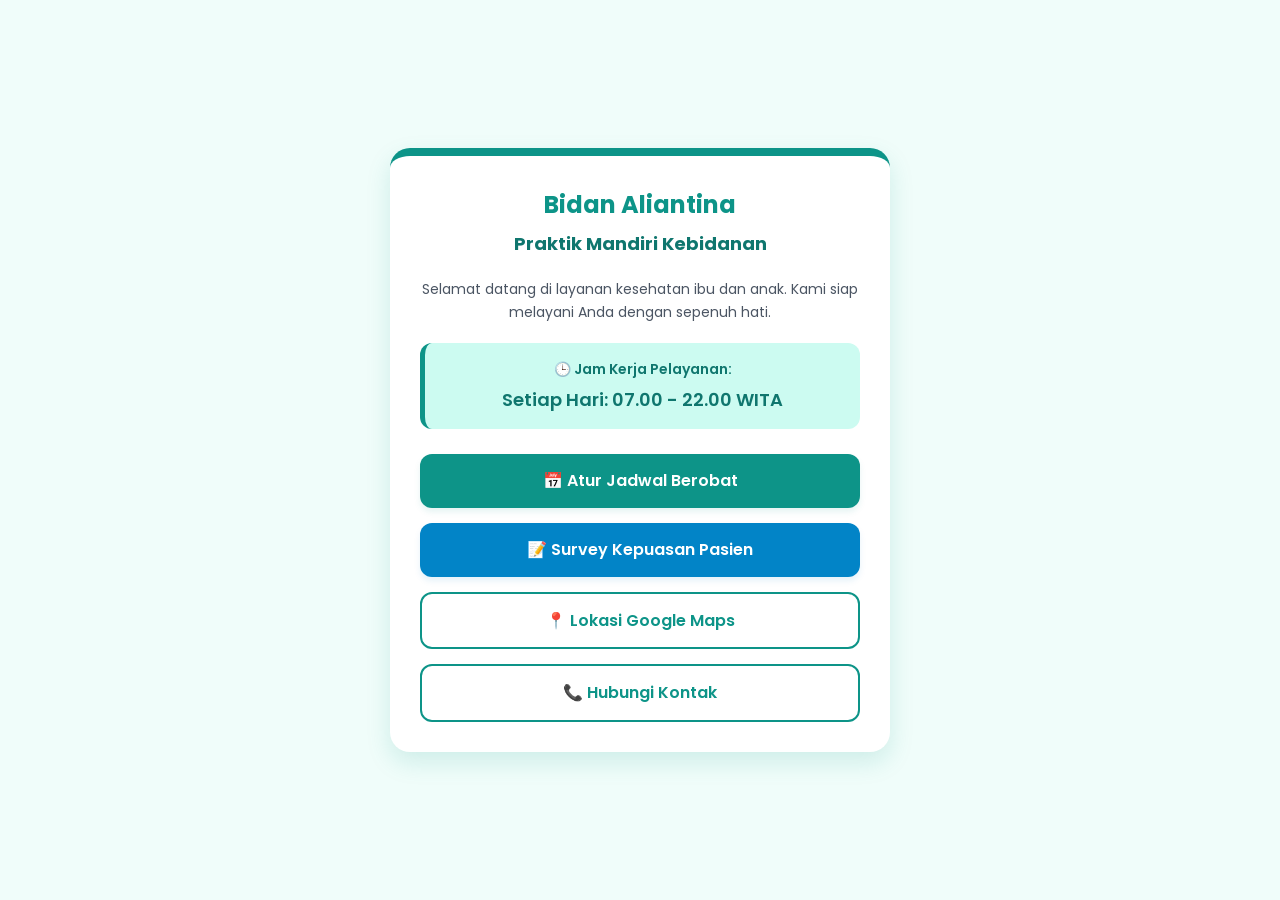
<file: index.html>
<!DOCTYPE html>
<html lang="id">
<head>
    <meta charset="UTF-8">
    <meta name="viewport" content="width=device-width, initial-scale=1.0">
    <title>Praktik Mandiri Bidan Aliantina</title>
    <link rel="stylesheet" href="style.css">
</head>
<body>

    <div class="container">
        <h1>Bidan Aliantina</h1>
        <h2>Praktik Mandiri Kebidanan</h2>
        
        <p>Selamat datang di layanan kesehatan ibu dan anak. Kami siap melayani Anda dengan sepenuh hati.</p>
        
        <div class="info-box">
            <p>🕒 Jam Kerja Pelayanan:</p>
            <p style="font-size: 18px; margin-top: 5px;">Setiap Hari: 07.00 - 22.00 WITA</p>
        </div>

        <div class="btn-container">
            <a href="Identpasien.html" class="btn">📅 Atur Jadwal Berobat</a>
            <a href="survey.html" class="btn" style="background-color: #0284c7; box-shadow: 0 4px 6px rgba(2, 132, 199, 0.1);">📝 Survey Kepuasan Pasien</a>
            <a href="mapspraktek.html" class="btn btn-secondary">📍 Lokasi Google Maps</a>
            <a href="kontak.html" class="btn btn-secondary">📞 Hubungi Kontak</a>
        </div>
    </div>

</body>
</html>
</file>
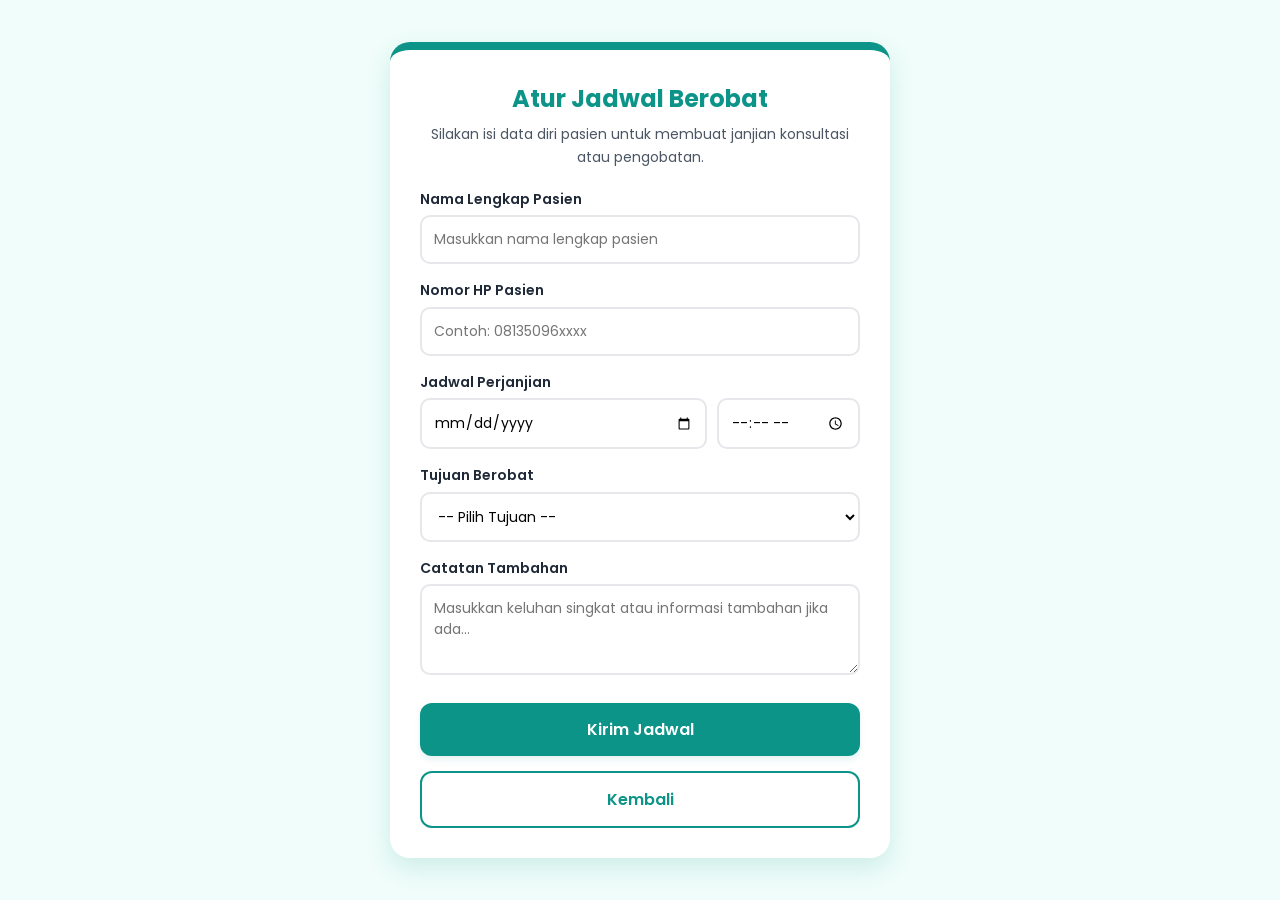
<file: Identpasien.html>
<!DOCTYPE html>
<html lang="id">
<head>
    <meta charset="UTF-8">
    <meta name="viewport" content="width=device-width, initial-scale=1.0">
    <title>Atur Jadwal Berobat - Bidan Aliantina</title>
    <link rel="stylesheet" href="style.css">
</head>
<body>

    <div class="container">
        <h1>Atur Jadwal Berobat</h1>
        <p>Silakan isi data diri pasien untuk membuat janjian konsultasi atau pengobatan.</p>
        
        <form action="https://formspree.io/f/xwvzdqkq" method="POST">

            <div class="form-group">
                <label for="Nama Lengkap pasien">Nama Lengkap Pasien</label>
                <input type="text" id="Nama Lengkap pasien" name="Nama Lengkap pasien" placeholder="Masukkan nama lengkap pasien" required>
            </div>

            <div class="form-group">
                <label for="Nomor Hp Pasien">Nomor HP Pasien</label>
                <input type="tel" id="Nomor Hp Pasien" name="Nomor Hp Pasien" placeholder="Contoh: 08135096xxxx" required>
            </div>

            <div class="form-group">
                <label>Jadwal Perjanjian</label>
                <div class="form-row">
                    <div style="flex: 2;">
                        <input type="date" id="tanggal_bulan" name="Tanggal & Bulan Perjanjian" required>
                    </div>
                    <div style="flex: 1;">
                        <input type="time" id="waktu_jam" name="Waktu Jam Perjanjian" required>
                    </div>
                </div>
            </div>

            <div class="form-group">
                <label for="Tujuan Berobat">Tujuan Berobat</label>
                <select id="Tujuan Berobat" name="Tujuan Berobat" required>
                    <option value="">-- Pilih Tujuan --</option>
                    <option value="Pemeriksaan Kehamilan (ANC)">Pemeriksaan Kehamilan (ANC)</option>
                    <option value="Imunisasi Bayi/Anak">Imunisasi Bayi / Anak</option>
                    <option value="Pelayanan KB">Pelayanan Keluarga Berencana (KB)</option>
                    <option value="Konsultasi Kesehatan">Konsultasi Kesehatan Ibu & Anak</option>
                    <option value="Kesehatan Remaja">Kesehatan Remaja</option>
                    <option value="IVA Test">IVA Test</option>
                    <option value="Laboratorium">Laboratorium</option>
                    <option value="Pelayanan Umum / Pijat Bayi">Pelayanan Umum / Pijat Bayi</option>
                    <option value="Tindik Bayi">Tindik Bayi</option>
                    <option value="Lainnya">Lainnya</option>
                </select>
            </div>

            <div class="form-group">
                <label for="Catatan Tambahan">Catatan Tambahan</label>
                <textarea id="Catatan Tambahan" name="Catatan Tambahan" rows="3" placeholder="Masukkan keluhan singkat atau informasi tambahan jika ada..."></textarea>
            </div>

            <div class="btn-container" style="margin-top: 20px;">
                <button type="submit" class="btn">Kirim Jadwal</button>
                <a href="index.html" class="btn btn-secondary">Kembali</a>
            </div>
        </form>
    </div>

</body>
</html>
</file>
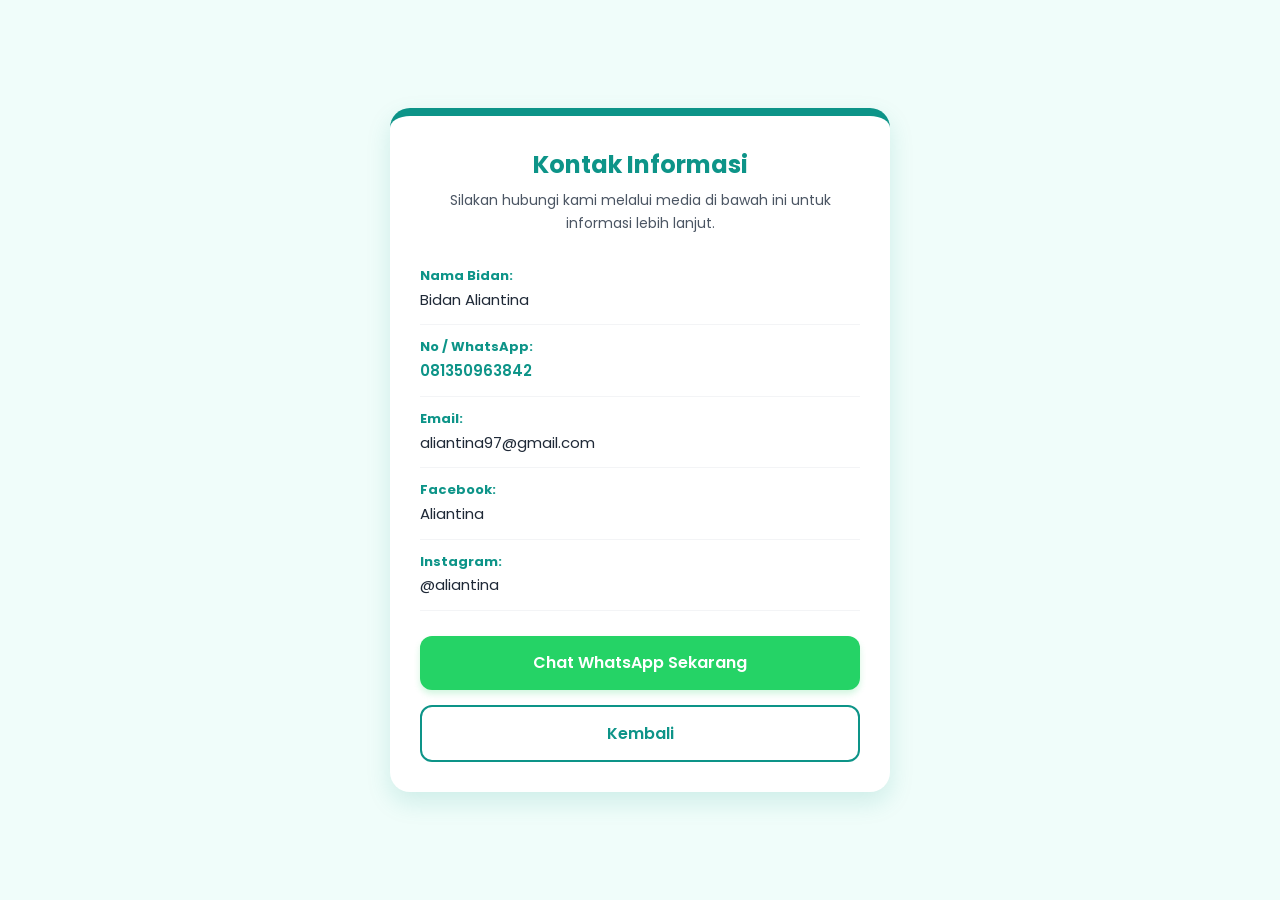
<file: kontak.html>
<!DOCTYPE html>
<html lang="id">
<head>
    <meta charset="UTF-8">
    <meta name="viewport" content="width=device-width, initial-scale=1.0">
    <title>Kontak - Bidan Aliantina</title>
    <link rel="stylesheet" href="style.css">
</head>
<body>

    <div class="container">
        <h1>Kontak Informasi</h1>
        <p>Silakan hubungi kami melalui media di bawah ini untuk informasi lebih lanjut.</p>
        
        <div class="contact-list">
            <div class="contact-item">
                <strong>Nama Bidan:</strong>
                <span>Bidan Aliantina</span>
            </div>
            <div class="contact-item">
                <strong>No / WhatsApp:</strong>
                <span><a href="https://wa.me/6281350963842" target="_blank" style="color: #0d9488; text-decoration: none; font-weight: 600;">081350963842</a></span>
            </div>
            <div class="contact-item">
                <strong>Email:</strong>
                <span>aliantina97@gmail.com </span>
            </div>
            <div class="contact-item">
                <strong>Facebook:</strong>
                <span>Aliantina </span>
            </div>
            <div class="contact-item">
                <strong>Instagram:</strong>
                <span>@aliantina</span>
            </div>
        </div>

        <div class="btn-container">
            <a href="https://wa.me/6281350963842" target="_blank" class="btn" style="background-color: #25D366; box-shadow: 0 4px 6px rgba(37, 211, 102, 0.2);">Chat WhatsApp Sekarang</a>
            <a href="index.html" class="btn btn-secondary">Kembali</a>
        </div>
    </div>

</body>
</html>
</file>
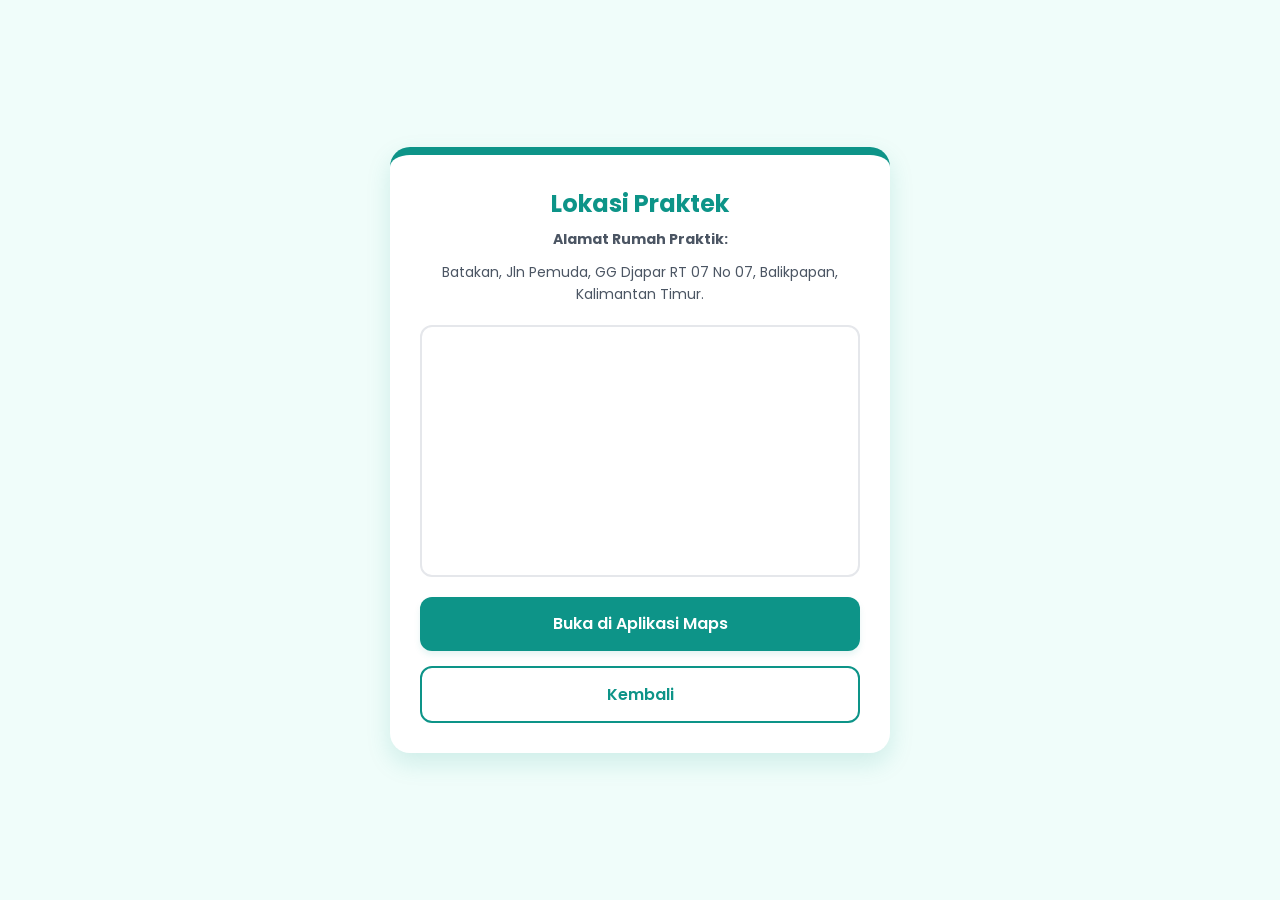
<file: mapspraktek.html>
<!DOCTYPE html>
<html lang="id">
<head>
    <meta charset="UTF-8">
    <meta name="viewport" content="width=device-width, initial-scale=1.0">
    <title>Lokasi Praktek - Bidan Aliantina</title>
    <link rel="stylesheet" href="style.css">
</head>
<body>

    <div class="container">
        <h1>Lokasi Praktek</h1>
        <p style="margin-bottom: 10px;"><strong>Alamat Rumah Praktik:</strong></p>
        <p>Batakan, Jln Pemuda, GG Djapar RT 07 No 07, Balikpapan, Kalimantan Timur.</p>
        
        <div class="map-responsive">
            <iframe src="https://www.google.com/maps/embed?pb=!1m18!1m12!1m3!1d3988.8143922339316!2d116.925435!3d-1.285317!2m3!1f0!2f0!3f0!3m2!1i1024!2i768!4f13.1!3m3!1m2!1s0x2df14421b44b20a3%3A0x1d6d84f8db85a113!2sJl.%20Pemuda%2C%20Batakan%2C%20Bakan%2C%20Kota%20Balikpapan%2C%20Kalimantan%20Timur!5e0!3m2!1sid!2sid!4v1710000000000!5m2!1sid!2sid" width="600" height="450" style="border:0;" allowfullscreen="" loading="lazy" referrerpolicy="no-referrer-when-downgrade"></iframe>
        </div>

        <div class="btn-container">
            <a href="https://maps.google.com/?q=Batakan+Jln+Pemuda+GG+Djapar+RT+07+No+07+Balikpapan" target="_blank" class="btn">Buka di Aplikasi Maps</a>
            <a href="index.html" class="btn btn-secondary">Kembali</a>
        </div>
    </div>

</body>
</html>
</file>
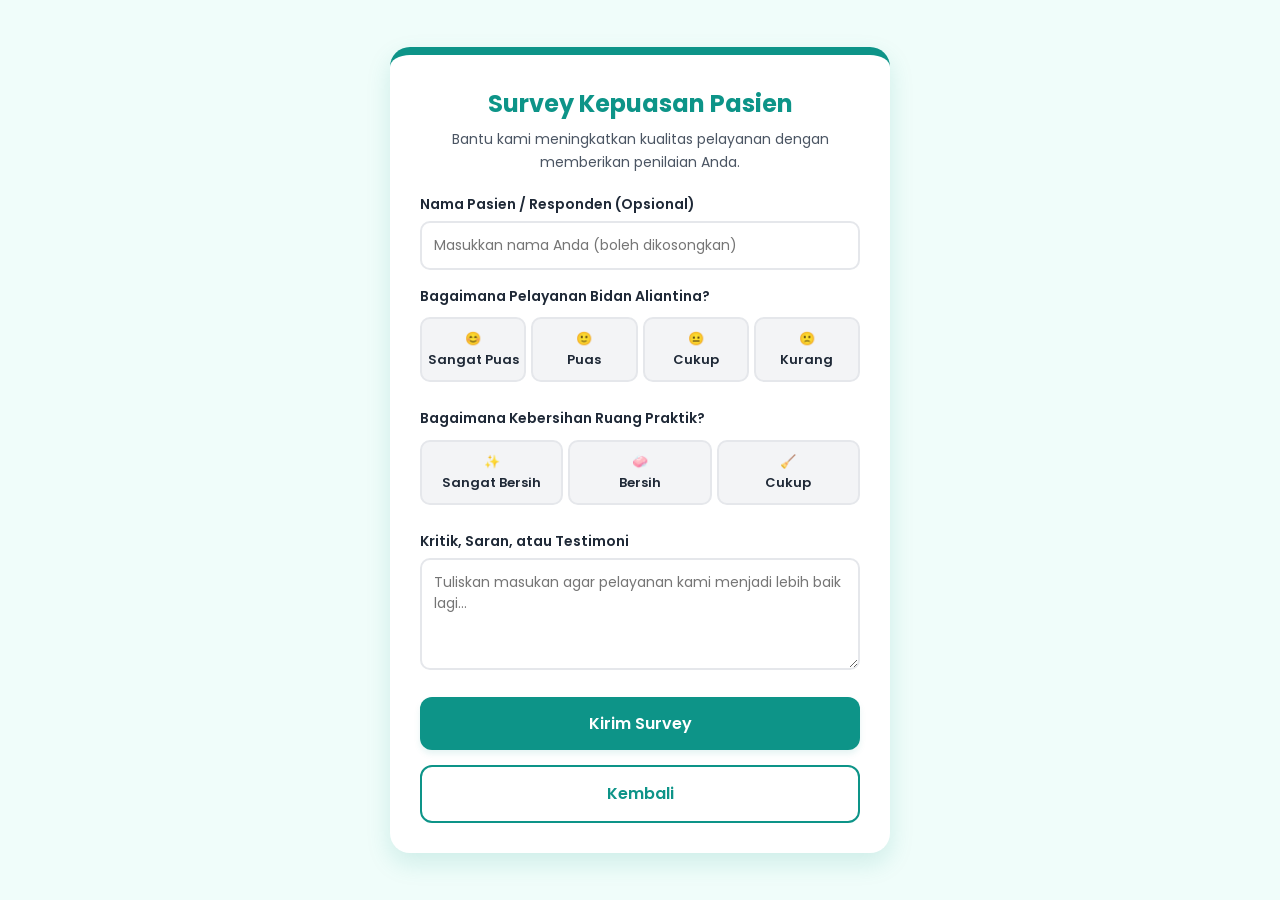
<file: survey.html>
<!DOCTYPE html>
<html lang="id">
<head>
    <meta charset="UTF-8">
    <meta name="viewport" content="width=device-width, initial-scale=1.0">
    <title>Survey Kepuasan Pasien - Bidan Aliantina</title>
    <link rel="stylesheet" href="style.css">
    <style>
        .rating-container {
            display: flex;
            justify-content: space-between;
            margin: 10px 0 20px 0;
            gap: 5px;
        }
        .rating-box {
            flex: 1;
            text-align: center;
        }
        .rating-box input[type="radio"] {
            display: none;
        }
        .rating-box label {
            display: block;
            background-color: #f3f4f6;
            border: 2px solid #e5e7eb;
            padding: 10px 5px;
            border-radius: 10px;
            cursor: pointer;
            font-size: 13px;
            font-weight: 600;
            transition: all 0.2s ease;
        }
        .rating-box input[type="radio"]:checked + label {
            background-color: #0d9488;
            color: white;
            border-color: #0f766e;
        }
    </style>
</head>
<body>

    <div class="container">
        <h1>Survey Kepuasan Pasien</h1>
        <p>Bantu kami meningkatkan kualitas pelayanan dengan memberikan penilaian Anda.</p>
        
        <!-- Sila ganti token/ID Formspree di bawah ini jika sudah membuat form survey baru di akun Mama -->
        <form action="https://formspree.io/f/mqejvboo" method="POST">

            <div class="form-group">
                <label for="Nama Responden">Nama Pasien / Responden (Opsional)</label>
                <input type="text" id="Nama Responden" name="Nama Responden" placeholder="Masukkan nama Anda (boleh dikosongkan)">
            </div>

            <div class="form-group">
                <label>Bagaimana Pelayanan Bidan Aliantina?</label>
                <div class="rating-container">
                    <div class="rating-box">
                        <input type="radio" id="p_sangat_puas" name="Kepuasan Pelayanan" value="Sangat Puas" required>
                        <label for="p_sangat_puas">😊<br>Sangat Puas</label>
                    </div>
                    <div class="rating-box">
                        <input type="radio" id="p_puas" name="Kepuasan Pelayanan" value="Puas">
                        <label for="p_puas">🙂<br>Puas</label>
                    </div>
                    <div class="rating-box">
                        <input type="radio" id="p_cukup" name="Kepuasan Pelayanan" value="Cukup">
                        <label for="p_cukup">😐<br>Cukup</label>
                    </div>
                    <div class="rating-box">
                        <input type="radio" id="p_kurang" name="Kepuasan Pelayanan" value="Kurang">
                        <label for="p_kurang">🙁<br>Kurang</label>
                    </div>
                </div>
            </div>

            <div class="form-group">
                <label>Bagaimana Kebersihan Ruang Praktik?</label>
                <div class="rating-container">
                    <div class="rating-box">
                        <input type="radio" id="k_sangat_puas" name="Kebersihan Tempat" value="Sangat Bersih" required>
                        <label for="k_sangat_puas">✨<br>Sangat Bersih</label>
                    </div>
                    <div class="rating-box">
                        <input type="radio" id="k_puas" name="Kebersihan Tempat" value="Bersih">
                        <label for="k_puas">🧼<br>Bersih</label>
                    </div>
                    <div class="rating-box">
                        <input type="radio" id="k_cukup" name="Kebersihan Tempat" value="Cukup">
                        <label for="k_cukup">🧹<br>Cukup</label>
                    </div>
                </div>
            </div>

            <div class="form-group">
                <label for="Saran dan Masukan">Kritik, Saran, atau Testimoni</label>
                <textarea id="Saran dan Masukan" name="Saran dan Masukan" rows="4" placeholder="Tuliskan masukan agar pelayanan kami menjadi lebih baik lagi..." required></textarea>
            </div>

            <div class="btn-container" style="margin-top: 20px;">
                <button type="submit" class="btn">Kirim Survey</button>
                <a href="index.html" class="btn btn-secondary">Kembali</a>
            </div>
        </form>
    </div>

</body>
</html>
</file>
<file: style.css>
/* ==========================================================================
   Google Fonts & Global Variables (Tema Kesehatan Teal & Mint)
   ========================================================================== */
@import url('https://fonts.googleapis.com/css2?family=Poppins:wght@300;400;600;700&display=swap');

:root {
    --primary-color: #0d9488; /* Teal Kesehatan Utama */
    --primary-hover: #0f766e;
    --secondary-color: #2dd4bf; /* Mint Soft */
    --light-bg: #f0fdfa; /* Background Sejuk */
    --text-color: #1f2937;
    --white: #ffffff;
}

/* ==========================================================================
   Base Reset Styles
   ========================================================================== */
* {
    margin: 0;
    padding: 0;
    box-sizing: border-box;
    font-family: 'Poppins', sans-serif;
}

body {
    background-color: var(--light-bg);
    color: var(--text-color);
    line-height: 1.6;
    display: flex;
    justify-content: center;
    align-items: center;
    min-height: 100vh;
    padding: 20px;
}

/* ==========================================================================
   Main Container Card
   ========================================================================== */
.container {
    background: var(--white);
    max-width: 500px;
    width: 100%;
    border-radius: 20px;
    box-shadow: 0 10px 25px rgba(13, 148, 136, 0.15);
    padding: 30px;
    text-align: center;
    border-top: 8px solid var(--primary-color);
}

/* Typography */
h1 {
    color: var(--primary-color);
    font-size: 24px;
    margin-bottom: 5px;
    font-weight: 700;
}

h2 {
    color: var(--primary-hover);
    font-size: 18px;
    margin-bottom: 20px;
}

p {
    font-size: 14px;
    color: #4b5563;
    margin-bottom: 20px;
}

/* ==========================================================================
   Components (Info Box & Buttons)
   ========================================================================== */
.info-box {
    background-color: #ccfbf1;
    padding: 15px;
    border-radius: 12px;
    margin-bottom: 25px;
    border-left: 5px solid var(--primary-color);
}

.info-box p {
    margin: 0;
    font-weight: 600;
    color: var(--primary-hover);
}

.btn-container {
    display: flex;
    flex-direction: column;
    gap: 15px;
}

.btn {
    display: block;
    text-decoration: none;
    background-color: var(--primary-color);
    color: var(--white);
    padding: 14px;
    border-radius: 12px;
    font-weight: 600;
    font-size: 16px;
    transition: all 0.3s ease;
    border: none;
    cursor: pointer;
    box-shadow: 0 4px 6px rgba(13, 148, 136, 0.1);
    text-align: center;
}

.btn:hover {
    background-color: var(--primary-hover);
    transform: translateY(-2px);
    box-shadow: 0 6px 12px rgba(13, 148, 136, 0.2);
}

.btn-secondary {
    background-color: var(--white);
    color: var(--primary-color);
    border: 2px solid var(--primary-color);
    box-shadow: none;
}

.btn-secondary:hover {
    background-color: var(--light-bg);
    color: var(--primary-hover);
}

/* ==========================================================================
   Form Styles & Layouts
   ========================================================================== */
.form-group {
    text-align: left;
    margin-bottom: 15px;
}

/* Pengaturan khusus agar tanggal dan jam sejajar kesamping secara rapi */
.form-row {
    display: flex;
    gap: 10px;
}

label {
    display: block;
    font-size: 14px;
    font-weight: 600;
    margin-bottom: 5px;
    color: var(--text-color);
}

input, textarea, select {
    width: 100%;
    padding: 12px;
    border: 2px solid #e5e7eb;
    border-radius: 10px;
    font-size: 14px;
    transition: border-color 0.3s ease;
    outline: none;
    background-color: var(--white);
}

input:focus, textarea:focus, select:focus {
    border-color: var(--primary-color);
    box-shadow: 0 0 0 3px rgba(13, 148, 136, 0.1);
}

/* ==========================================================================
   Contact Elements
   ========================================================================== */
.contact-list {
    text-align: left;
    margin-bottom: 25px;
}

.contact-item {
    padding: 12px 0;
    border-bottom: 1px solid #f3f4f6;
}

.contact-item strong {
    color: var(--primary-color);
    display: block;
    font-size: 13px;
}

.contact-item span {
    font-size: 15px;
    word-break: break-all;
}

/* ==========================================================================
   Maps Container (Responsive Video/Iframe Aspect Ratio)
   ========================================================================== */
.map-responsive {
    overflow: hidden;
    padding-bottom: 56.25%;
    position: relative;
    height: 0;
    border-radius: 12px;
    margin-bottom: 20px;
    border: 2px solid #e5e7eb;
}

.map-responsive iframe {
    left: 0;
    top: 0;
    height: 100%;
    width: 100%;
    position: absolute;
}
</file>
